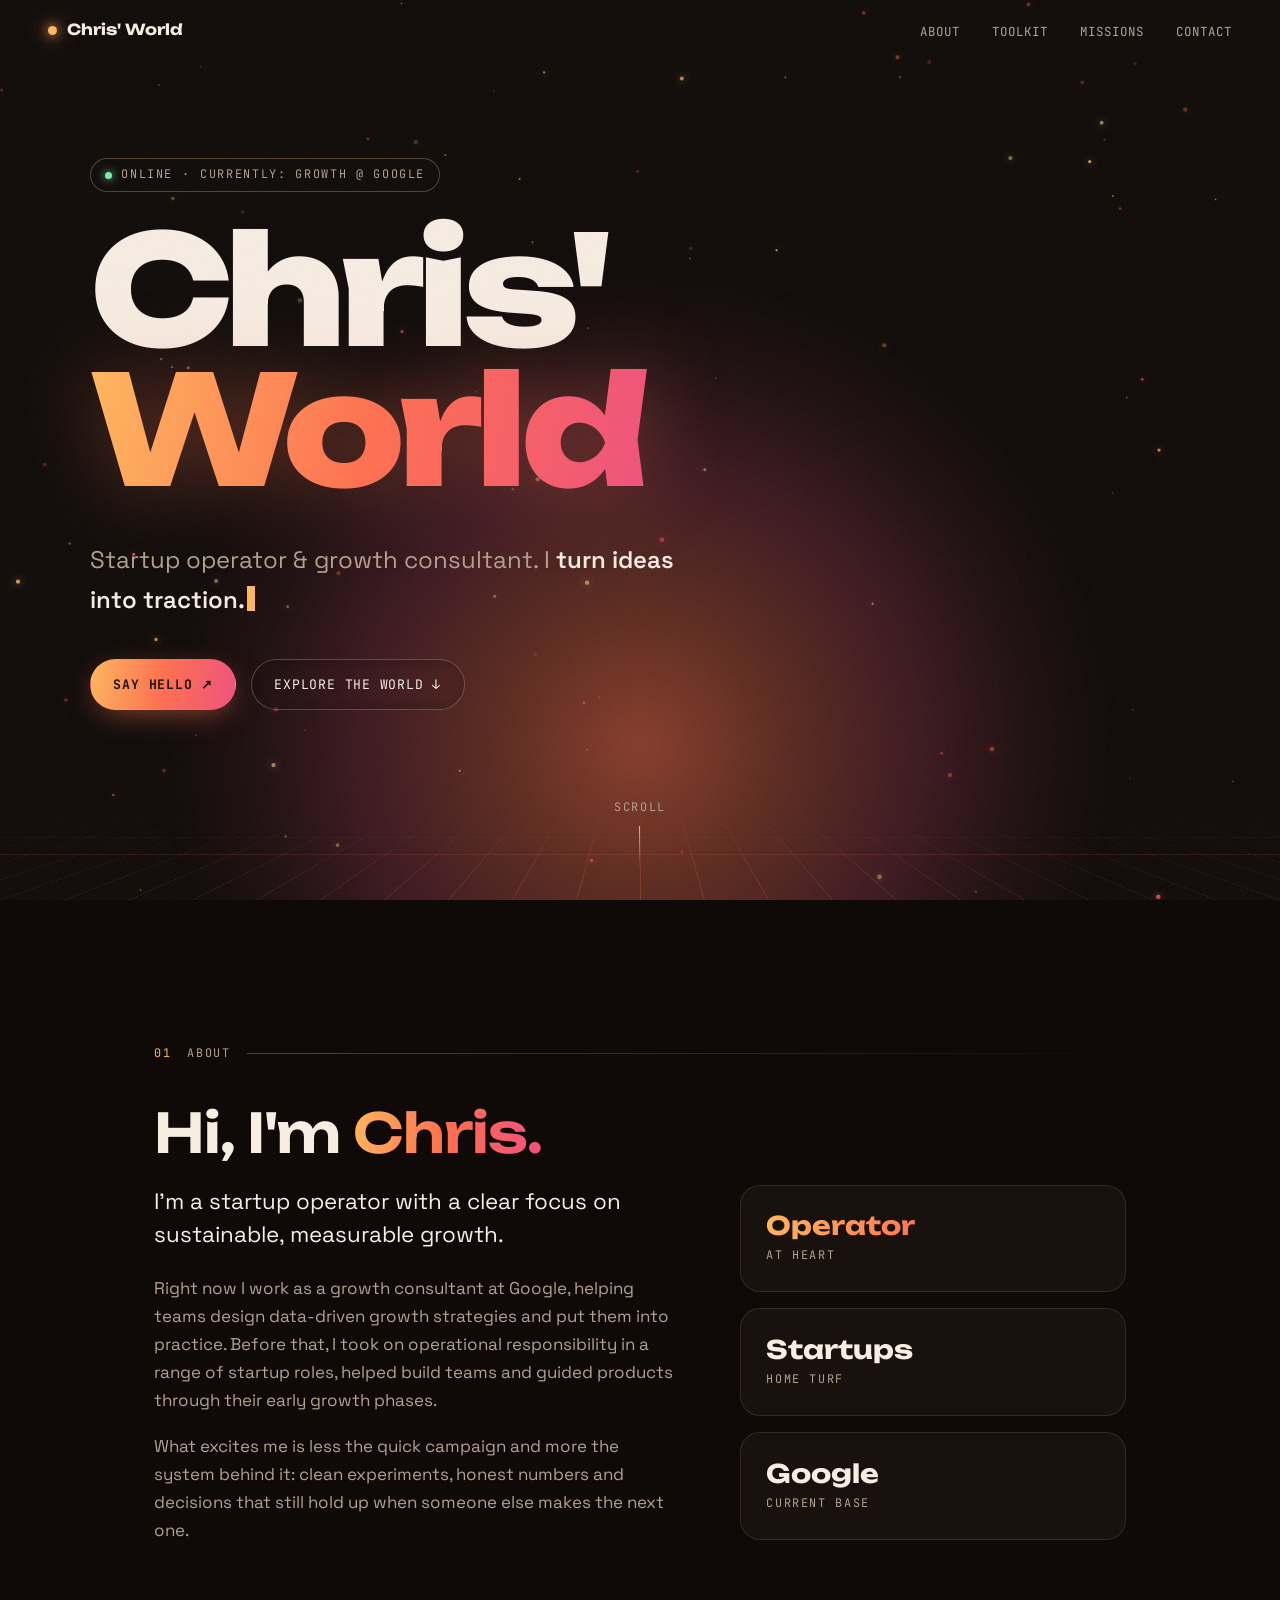
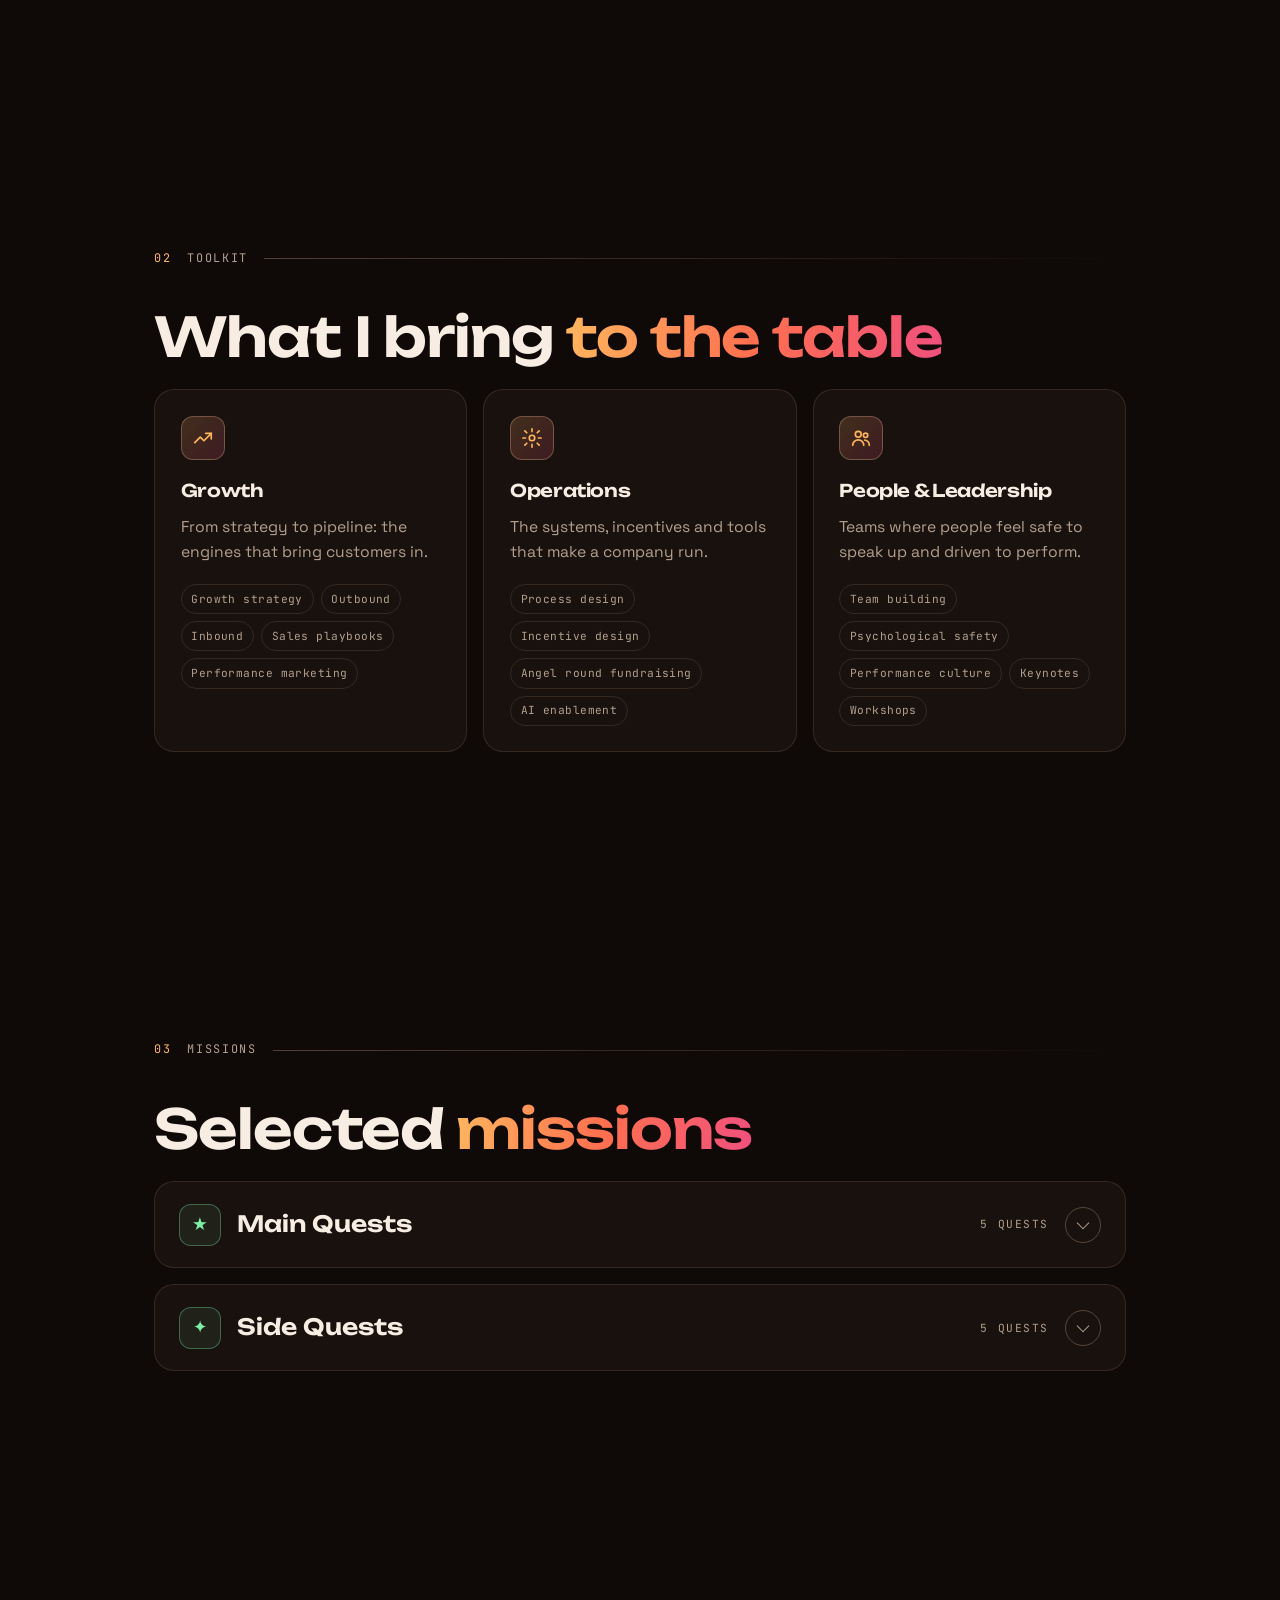
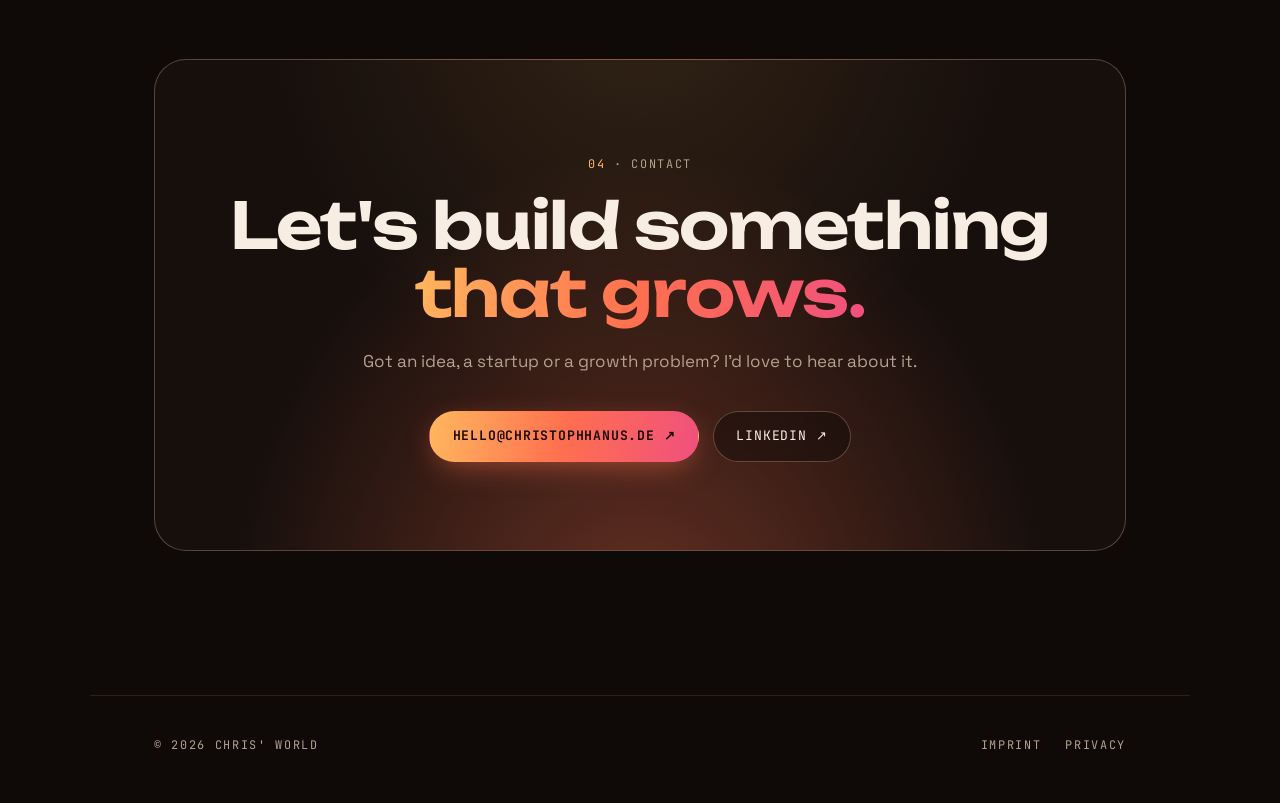
<file: index.html>
<!doctype html>
<html lang="en">
<head>
<meta charset="utf-8">
<meta name="viewport" content="width=device-width, initial-scale=1">
<title>Chris' World</title>
<meta name="description" content="Chris' World — the personal site of Christoph Oliver Hanus: startup operator and growth consultant.">
<meta name="theme-color" content="#0F0A08">
<link rel="canonical" href="https://christophhanus.de/">
<meta property="og:title" content="Chris' World">
<meta property="og:description" content="Startup operator. Growth consultant. Builder of things that grow.">
<meta property="og:url" content="https://christophhanus.de/">
<meta property="og:type" content="website">
<link rel="icon" href="favicon.svg" type="image/svg+xml">
<link rel="preload" href="fonts/unbounded-latin-wght-normal.woff2" as="font" type="font/woff2" crossorigin>
<link rel="preload" href="fonts/space-grotesk-latin-wght-normal.woff2" as="font" type="font/woff2" crossorigin>
<link rel="stylesheet" href="style.css">
</head>
<body>

<nav class="nav" id="nav">
  <a class="nav-mark" href="#top"><span class="pulse" aria-hidden="true"></span>Chris' World</a>
  <ul class="nav-links">
    <li><a href="#about">About</a></li>
    <li><a href="#toolkit">Toolkit</a></li>
    <li><a href="#missions">Missions</a></li>
    <li><a href="#contact">Contact</a></li>
  </ul>
</nav>

<header class="hero" id="top">
  <canvas id="embers" aria-hidden="true"></canvas>
  <div class="sun" aria-hidden="true"></div>
  <div class="grid-floor" aria-hidden="true"></div>

  <div class="hero-inner">
    <div class="hud mono"><span class="dot" aria-hidden="true"></span><span class="hud-extra">Online · </span>Currently: Growth @ Google</div>
    <h1>Chris'<br><span class="grad">World</span></h1>
    <p class="tagline">Startup operator &amp; growth consultant. I <span class="typed" id="typed">turn ideas into traction</span><span class="caret" aria-hidden="true"></span></p>
    <div class="hero-cta">
      <a class="btn btn-primary" href="#contact">Say hello ↗</a>
      <a class="btn btn-ghost" href="#about">Explore the world ↓</a>
    </div>
  </div>

  <div class="scroll-hint mono" aria-hidden="true"><span>Scroll</span><span class="line"></span></div>
</header>

<main>

  <section class="section reveal" id="about">
    <div class="section-head mono"><span class="num">01</span> About</div>
    <h2>Hi, I'm <span class="grad">Chris.</span></h2>
    <div class="about-grid">
      <div>
        <p class="lede">I'm a startup operator with a clear focus on sustainable, measurable growth.</p>
        <p>Right now I work as a growth consultant at Google, helping teams design data-driven growth strategies and put them into practice. Before that, I took on operational responsibility in a range of startup roles, helped build teams and guided products through their early growth phases.</p>
        <p>What excites me is less the quick campaign and more the system behind it: clean experiments, honest numbers and decisions that still hold up when someone else makes the next one.</p>
      </div>
      <div class="stats">
        <div class="card stat"><div class="value grad">Operator</div><div class="label mono">at heart</div></div>
        <div class="card stat"><div class="value">Startups</div><div class="label mono">home turf</div></div>
        <div class="card stat"><div class="value">Google</div><div class="label mono">current base</div></div>
      </div>
    </div>
  </section>

  <section class="section reveal" id="toolkit">
    <div class="section-head mono"><span class="num">02</span> Toolkit</div>
    <h2>What I bring <span class="grad">to the table</span></h2>
    <div class="toolkit">
      <div class="card">
        <div class="icon" aria-hidden="true"><svg width="22" height="22" viewBox="0 0 24 24" fill="none" stroke="currentColor" stroke-width="1.8" stroke-linecap="round" stroke-linejoin="round"><path d="M3 17l6-6 4 4 8-8"/><path d="M15 7h6v6"/></svg></div>
        <h3>Growth</h3>
        <p>From strategy to pipeline: the engines that bring customers in.</p>
        <div class="tags"><span class="tag">Growth strategy</span><span class="tag">Outbound</span><span class="tag">Inbound</span><span class="tag">Sales playbooks</span><span class="tag">Performance marketing</span></div>
      </div>
      <div class="card">
        <div class="icon" aria-hidden="true"><svg width="22" height="22" viewBox="0 0 24 24" fill="none" stroke="currentColor" stroke-width="1.8" stroke-linecap="round" stroke-linejoin="round"><circle cx="12" cy="12" r="3"/><path d="M12 2v3M12 19v3M4.2 4.2l2.1 2.1M17.7 17.7l2.1 2.1M2 12h3M19 12h3M4.2 19.8l2.1-2.1M17.7 6.3l2.1-2.1"/></svg></div>
        <h3>Operations</h3>
        <p>The systems, incentives and tools that make a company run.</p>
        <div class="tags"><span class="tag">Process design</span><span class="tag">Incentive design</span><span class="tag">Angel round fundraising</span><span class="tag">AI enablement</span></div>
      </div>
      <div class="card">
        <div class="icon" aria-hidden="true"><svg width="22" height="22" viewBox="0 0 24 24" fill="none" stroke="currentColor" stroke-width="1.8" stroke-linecap="round" stroke-linejoin="round"><circle cx="9" cy="8" r="3.2"/><path d="M3 20c0-3.3 2.7-6 6-6s6 2.7 6 6"/><circle cx="17" cy="9" r="2.4"/><path d="M16 14.2c2.8 0.4 5 2.8 5 5.8"/></svg></div>
        <h3>People &amp; Leadership</h3>
        <p>Teams where people feel safe to speak up and driven to perform.</p>
        <div class="tags"><span class="tag">Team building</span><span class="tag">Psychological safety</span><span class="tag">Performance culture</span><span class="tag">Keynotes</span><span class="tag">Workshops</span></div>
      </div>
    </div>
  </section>

  <section class="section reveal" id="missions">
    <div class="section-head mono"><span class="num">03</span> Missions</div>
    <h2>Selected <span class="grad">missions</span></h2>
    <div class="quest-logs">

      <details class="quest-log">
        <summary>
          <span class="quest-icon" aria-hidden="true">★</span>
          <span class="quest-title">Main Quests</span>
          <span class="quest-count mono">5 quests</span>
          <span class="chevron" aria-hidden="true"></span>
        </summary>
        <div class="quest-body">
          <ol class="quests">
            <li class="quest">
              <span class="quest-num mono">04</span>
              <div>
                <h3>Google</h3>
                <p>Growth consultant, helping teams design data-driven growth strategies and put them into practice.</p>
              </div>
              <span class="badge badge-active mono">Active</span>
            </li>
            <li class="quest">
              <span class="quest-num mono">03</span>
              <div>
                <h3>Kertos</h3>
                <p>Building the BD department from scratch up until Series A.</p>
              </div>
              <span class="badge mono">Completed</span>
            </li>
            <li class="quest">
              <span class="quest-num mono">02</span>
              <div>
                <h3>Manage and More</h3>
                <p>Entrepreneurial scholarship. Building Milou.io.</p>
              </div>
              <span class="badge mono">Completed</span>
            </li>
            <li class="quest">
              <span class="quest-num mono">01</span>
              <div>
                <h3>M.&nbsp;Sc. TUM</h3>
                <p>Management and Technology, majors in Finance and Computer Science.</p>
              </div>
              <span class="badge mono">Completed</span>
            </li>
            <li class="quest">
              <span class="quest-num mono">00</span>
              <div>
                <h3>Growing up</h3>
                <p>Character creation. Put all skill points into curiosity, skipped the tutorial.</p>
              </div>
              <span class="badge mono">Completed</span>
            </li>
          </ol>
        </div>
      </details>

      <details class="quest-log">
        <summary>
          <span class="quest-icon" aria-hidden="true">✦</span>
          <span class="quest-title">Side Quests</span>
          <span class="quest-count mono">5 quests</span>
          <span class="chevron" aria-hidden="true"></span>
        </summary>
        <div class="quest-body">
          <ul class="quests">
            <li class="quest">
              <span class="quest-num quest-glyph" aria-hidden="true">⚔</span>
              <div>
                <h3>Founder Support Squad</h3>
                <p>Growth workshops and mentoring for aspiring founders. Handing out the cheat codes I wish I'd had.</p>
              </div>
              <span class="badge badge-active mono">Active</span>
            </li>
            <li class="quest">
              <span class="quest-num quest-glyph" aria-hidden="true">☾</span>
              <div>
                <h3>The Quiet Quest <span class="beta mono">work in progress</span></h3>
                <p>Meditation, journaling and reflection. Clearing the cache, defragmenting the mind.</p>
              </div>
              <span class="badge badge-active mono">Active</span>
            </li>
            <li class="quest">
              <span class="quest-num quest-glyph" aria-hidden="true">✦</span>
              <div>
                <h3>+1 Intelligence, every day</h3>
                <p>Getting a little smarter daily, one chapter at a time.</p>
                <details class="sub-log">
                  <summary class="mono">Current reading list <span class="sub-chevron" aria-hidden="true">▾</span></summary>
                  <ol class="books">
                    <li><span class="book-title">Protocols</span> <span class="book-author">Andrew Huberman</span></li>
                    <li><span class="book-title">The Third Door</span> <span class="book-author">Alex Banayan</span></li>
                    <li><span class="book-title">Erfolgsfaktor Zufall</span> <span class="book-author">Christian Busch</span></li>
                  </ol>
                </details>
              </div>
              <span class="badge badge-active mono">Active</span>
            </li>
            <li class="quest">
              <span class="quest-num quest-glyph" aria-hidden="true">☀</span>
              <div>
                <h3>Exploring the Inner Worlds</h3>
                <p>Exploring spirituality in different forms and ways. Ecstatic Dance, Authentic Relating &amp; Tantra from the Heart. Packed light, came back lighter.</p>
              </div>
              <span class="badge badge-recurring mono">Recurring</span>
            </li>
            <li class="quest">
              <span class="quest-num quest-glyph" aria-hidden="true">✈</span>
              <div>
                <h3>Exploring the Outer Worlds</h3>
                <p>Collecting stamps, stories and sunsets. New map regions unlocking in 2026.</p>
                <details class="sub-log">
                  <summary class="mono">2026 travel log <span class="sub-chevron" aria-hidden="true">▾</span></summary>
                  <ol class="books">
                    <li><span class="book-title">Malta</span></li>
                    <li><span class="book-title">Seoul</span> <span class="book-author">South Korea</span></li>
                    <li><span class="book-title">New York &amp; Miami</span> <span class="book-author">USA</span></li>
                    <li><span class="book-title">Road trips</span> <span class="book-author">Ireland</span></li>
                  </ol>
                  <p class="sub-note">Been there? For tips, <a href="#contact">hmu</a>.</p>
                </details>
              </div>
              <span class="badge badge-recurring mono">Recurring</span>
            </li>
          </ul>
        </div>
      </details>

    </div>
  </section>

  <section class="section reveal" id="contact">
    <div class="contact">
      <span class="mono"><span class="num" style="color:var(--amber)">04</span> · Contact</span>
      <h2>Let's build something <span class="grad">that grows.</span></h2>
      <p>Got an idea, a startup or a growth problem? I'd love to hear about it.</p>
      <div class="hero-cta">
        <a class="btn btn-primary" href="mailto:hello@christophhanus.de">hello@christophhanus.de ↗</a>
        <a class="btn btn-ghost" href="https://www.linkedin.com/in/christoph-hanus" target="_blank" rel="noopener">LinkedIn ↗</a>
      </div>
    </div>
  </section>

</main>

<footer class="mono">
  <span id="year">© 2026 Chris' World</span>
  <span class="footer-links"><a href="imprint.html">Imprint</a><a href="privacy.html">Privacy</a></span>
</footer>

<script>
(function(){
  var reduced = window.matchMedia('(prefers-reduced-motion: reduce)').matches;
  document.getElementById('year').textContent = '© ' + new Date().getFullYear() + " Chris' World";

  // Nav background after scrolling
  var nav = document.getElementById('nav');
  var onScroll = function(){ nav.classList.toggle('scrolled', window.scrollY > 40); };
  window.addEventListener('scroll', onScroll, { passive:true }); onScroll();

  // Reveal sections on scroll
  var revealEls = document.querySelectorAll('.reveal');
  if (reduced || !('IntersectionObserver' in window)) {
    revealEls.forEach(function(el){ el.classList.add('is-visible'); });
  } else {
    var io = new IntersectionObserver(function(entries){
      entries.forEach(function(e){ if (e.isIntersecting){ e.target.classList.add('is-visible'); io.unobserve(e.target); } });
    }, { threshold:0.12 });
    revealEls.forEach(function(el){ io.observe(el); });
  }

  // Cursor spotlight on cards
  document.querySelectorAll('.card').forEach(function(card){
    card.addEventListener('pointermove', function(e){
      var r = card.getBoundingClientRect();
      card.style.setProperty('--mx', (e.clientX - r.left) + 'px');
      card.style.setProperty('--my', (e.clientY - r.top) + 'px');
    });
  });

  // Typing tagline
  var phrases = ['turn ideas into traction.', 'run experiments that matter.', 'build teams that ship.', 'make startups grow.'];
  var typed = document.getElementById('typed');
  if (reduced) { typed.textContent = phrases[0]; }
  else {
    var p = 0, i = 0, deleting = false;
    typed.textContent = '';
    (function tick(){
      var word = phrases[p];
      i += deleting ? -1 : 1;
      typed.textContent = word.slice(0, i);
      var delay = deleting ? 35 : 70;
      if (!deleting && i === word.length){ deleting = true; delay = 2200; }
      else if (deleting && i === 0){ deleting = false; p = (p + 1) % phrases.length; delay = 400; }
      setTimeout(tick, delay);
    })();
  }

  // Ember particles that drift up and react to the cursor
  var canvas = document.getElementById('embers');
  var ctx = canvas.getContext('2d');
  var dpr = Math.min(window.devicePixelRatio || 1, 2);
  var W, H, embers = [], mouse = { x:-9999, y:-9999 };
  var colors, lineColor;
  function readPalette(){
    var cs = getComputedStyle(document.documentElement);
    var v = function(n){ return cs.getPropertyValue(n).trim().split(/\s+/).join(','); };
    colors = [v('--c1'), v('--c2'), v('--c3'), v('--c4')];
    lineColor = v('--c2');
  }
  readPalette();
  function resize(){
    W = canvas.clientWidth; H = canvas.clientHeight;
    canvas.width = W * dpr; canvas.height = H * dpr;
    ctx.setTransform(dpr, 0, 0, dpr, 0, 0);
    var count = Math.round(Math.min(110, W * H / 12000));
    embers = [];
    for (var k = 0; k < count; k++) embers.push(spawn(true));
  }
  function spawn(anywhere){
    return {
      x: Math.random() * W,
      y: anywhere ? Math.random() * H : H + 10,
      r: Math.random() * 1.8 + 0.6,
      vy: -(Math.random() * 0.45 + 0.15),
      vx: (Math.random() - 0.5) * 0.2,
      a: Math.random() * 0.6 + 0.3,
      c: colors[Math.floor(Math.random() * colors.length)],
      t: Math.random() * Math.PI * 2
    };
  }
  function frame(){
    ctx.clearRect(0, 0, W, H);
    for (var k = 0; k < embers.length; k++){
      var e = embers[k];
      e.t += 0.02;
      e.x += e.vx + Math.sin(e.t) * 0.15;
      e.y += e.vy;
      var dx = e.x - mouse.x, dy = e.y - mouse.y, d2 = dx*dx + dy*dy;
      if (d2 < 14000){ var f = (14000 - d2) / 14000 * 1.6; var d = Math.sqrt(d2) || 1; e.x += dx / d * f; e.y += dy / d * f; }
      if (e.y < -10 || e.x < -10 || e.x > W + 10) embers[k] = spawn(false);
      var flicker = e.a * (0.75 + Math.sin(e.t * 3) * 0.25);
      ctx.beginPath();
      ctx.fillStyle = 'rgba(' + e.c + ',' + flicker + ')';
      ctx.shadowColor = 'rgba(' + e.c + ',0.9)';
      ctx.shadowBlur = 8;
      ctx.arc(e.x, e.y, e.r, 0, Math.PI * 2);
      ctx.fill();
    }
    // Connect embers near the cursor
    ctx.shadowBlur = 0;
    for (var a = 0; a < embers.length; a++){
      var ea = embers[a];
      if ((ea.x - mouse.x) * (ea.x - mouse.x) + (ea.y - mouse.y) * (ea.y - mouse.y) > 40000) continue;
      for (var b = a + 1; b < embers.length; b++){
        var eb = embers[b], ddx = ea.x - eb.x, ddy = ea.y - eb.y, dd = ddx*ddx + ddy*ddy;
        if (dd < 9000){
          ctx.strokeStyle = 'rgba(' + lineColor + ',' + (1 - dd / 9000) * 0.35 + ')';
          ctx.lineWidth = 0.6;
          ctx.beginPath(); ctx.moveTo(ea.x, ea.y); ctx.lineTo(eb.x, eb.y); ctx.stroke();
        }
      }
    }
    if (running) requestAnimationFrame(frame);
  }
  var hero = document.querySelector('.hero');
  hero.addEventListener('pointermove', function(e){ var r = canvas.getBoundingClientRect(); mouse.x = e.clientX - r.left; mouse.y = e.clientY - r.top; });
  hero.addEventListener('pointerleave', function(){ mouse.x = mouse.y = -9999; });
  window.addEventListener('resize', resize);
  resize();
  var running = !reduced;
  if (reduced) { frame(); }
  else {
    // Pause the animation when the hero is off-screen
    new IntersectionObserver(function(entries){
      var vis = entries[0].isIntersecting;
      if (vis && !running){ running = true; requestAnimationFrame(frame); }
      else if (!vis) running = false;
    }).observe(hero);
    requestAnimationFrame(frame);
  }
})();
</script>
</body>
</html>
</file>
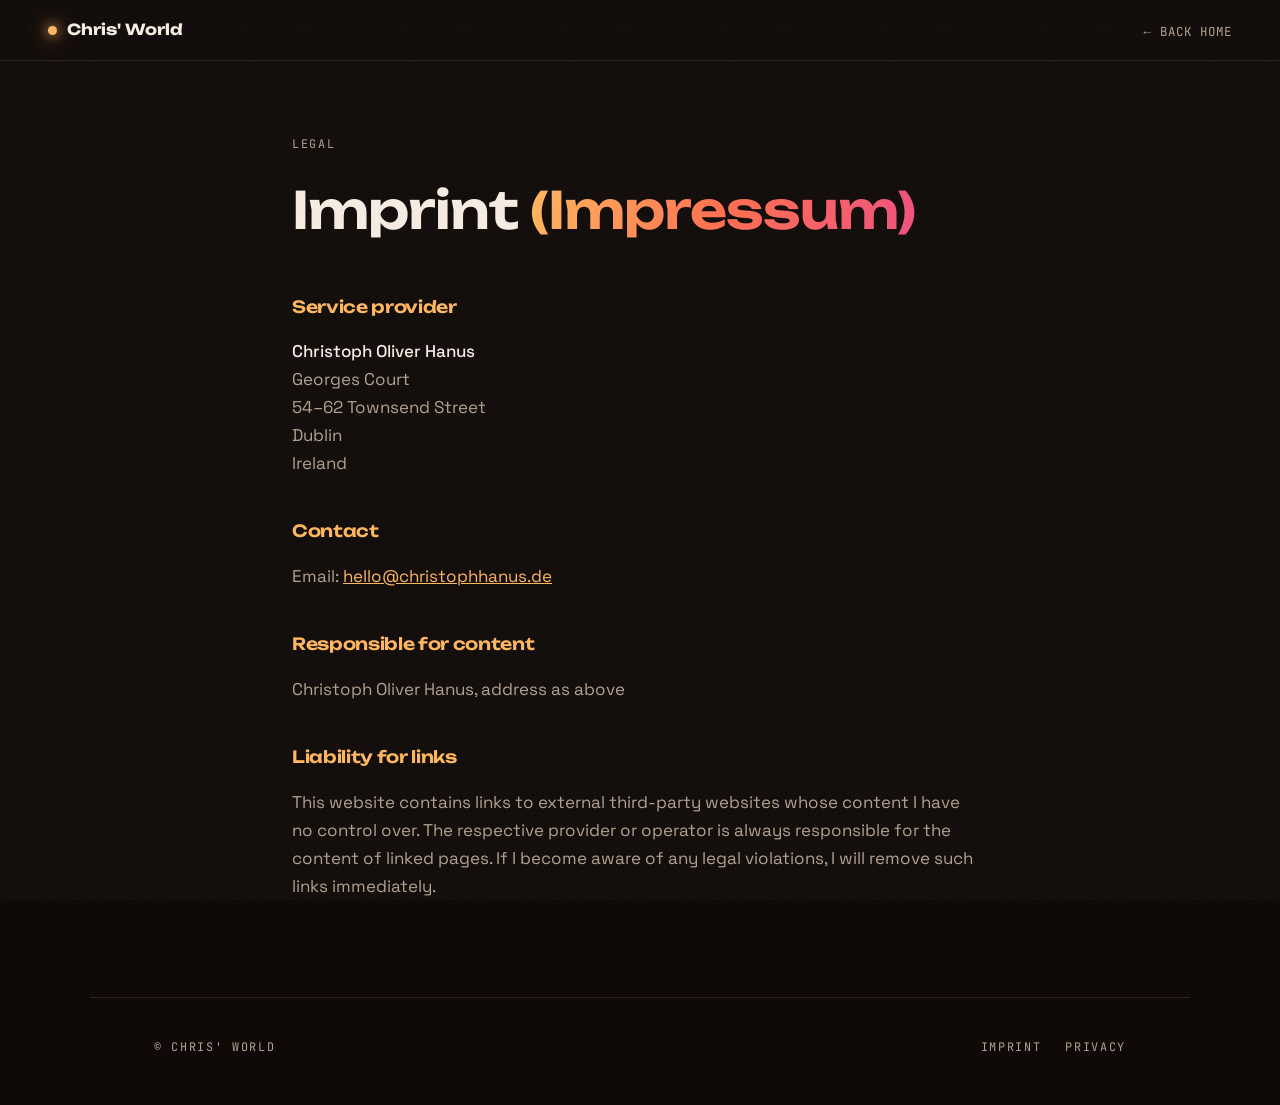
<file: imprint.html>
<!doctype html>
<html lang="en">
<head>
<meta charset="utf-8">
<meta name="viewport" content="width=device-width, initial-scale=1">
<title>Imprint – Chris' World</title>
<meta name="robots" content="noindex">
<meta name="theme-color" content="#0F0A08">
<link rel="icon" href="favicon.svg" type="image/svg+xml">
<link rel="stylesheet" href="style.css">
</head>
<body>
<nav class="nav scrolled">
  <a class="nav-mark" href="./"><span class="pulse" aria-hidden="true"></span>Chris' World</a>
  <ul class="nav-links"><li><a href="./">← Back home</a></li></ul>
</nav>
<main class="legal">
  <span class="mono">Legal</span>
  <h1>Imprint <span class="grad">(Impressum)</span></h1>

  <h2>Service provider</h2>
  <p><strong>Christoph Oliver Hanus</strong><br>
  Georges Court<br>
  54–62 Townsend Street<br>
  Dublin<br>
  Ireland</p>

  <h2>Contact</h2>
  <p>Email: <a href="mailto:hello@christophhanus.de">hello@christophhanus.de</a></p>

  <h2>Responsible for content</h2>
  <p>Christoph Oliver Hanus, address as above</p>

  <h2>Liability for links</h2>
  <p>This website contains links to external third-party websites whose content I have no control over. The respective provider or operator is always responsible for the content of linked pages. If I become aware of any legal violations, I will remove such links immediately.</p>
</main>
<footer class="mono">
  <span>© Chris' World</span>
  <span class="footer-links"><a href="imprint.html">Imprint</a><a href="privacy.html">Privacy</a></span>
</footer>
</body>
</html>
</file>
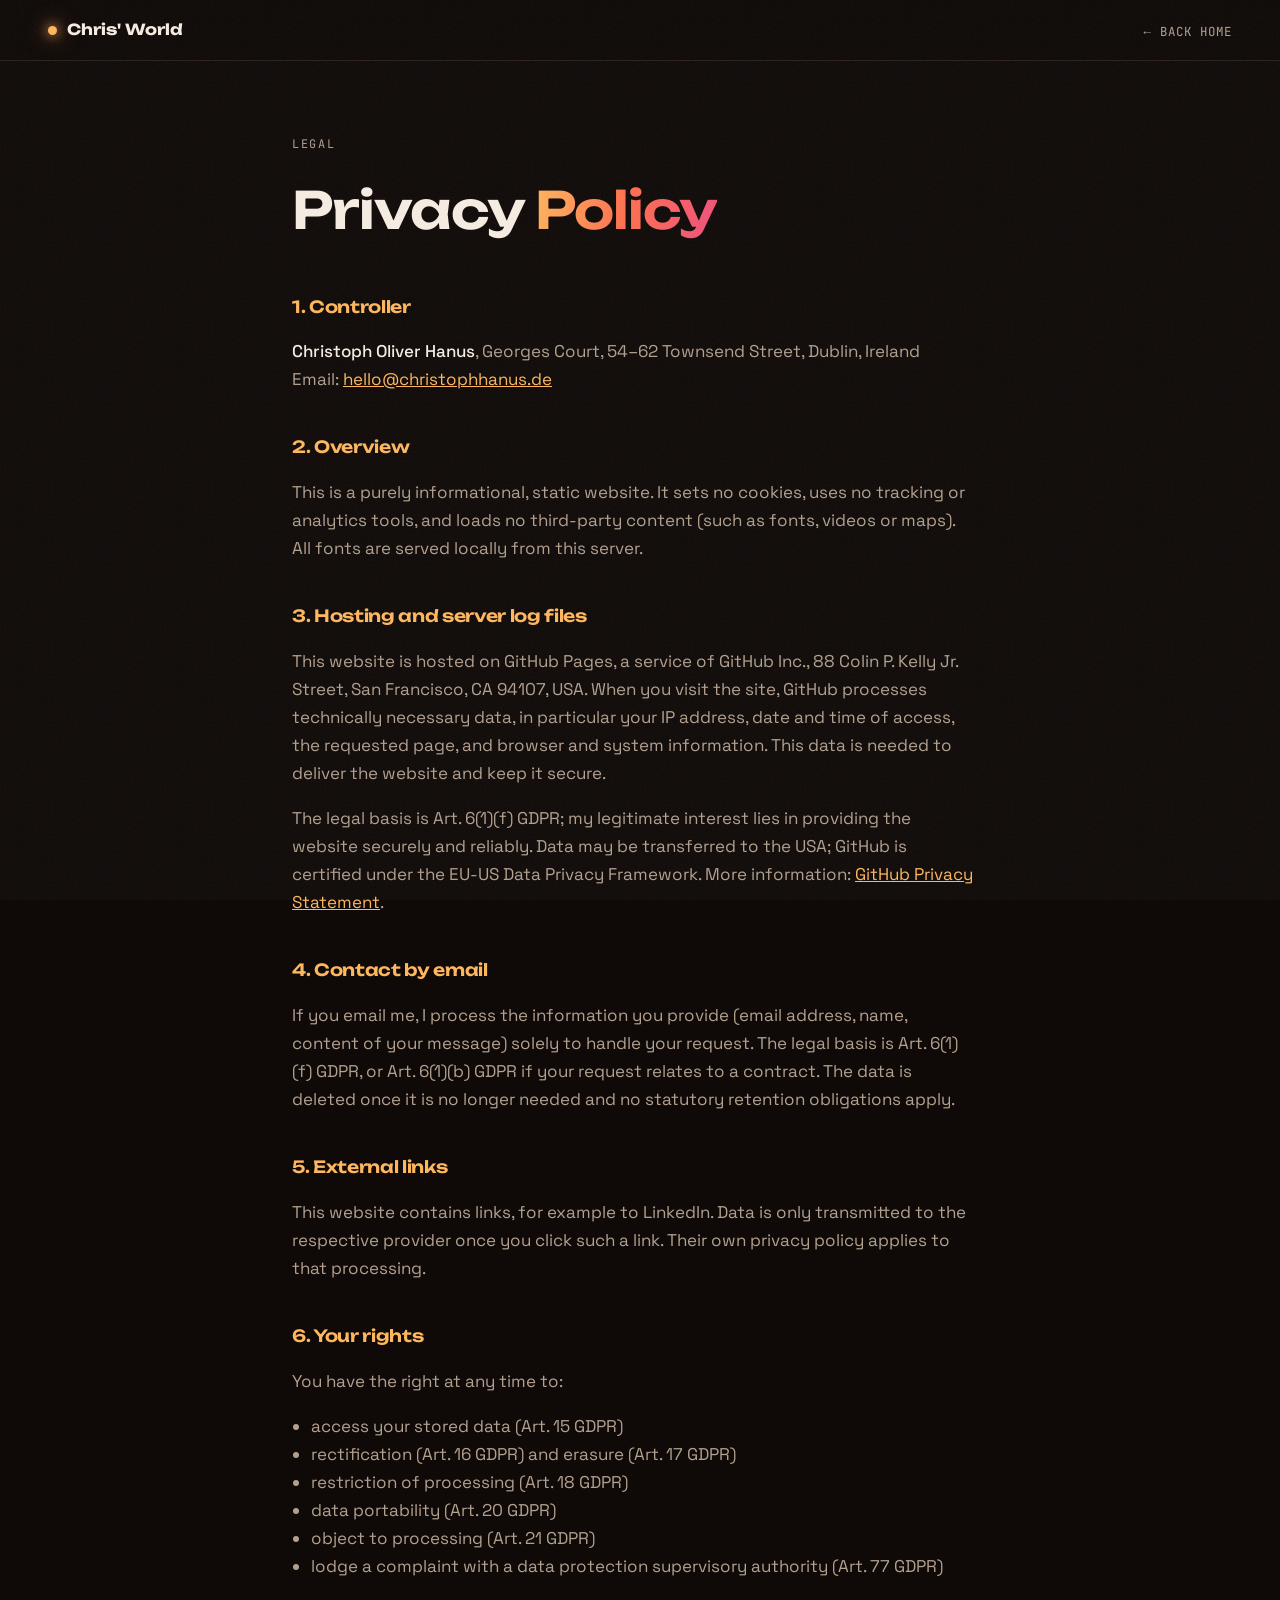
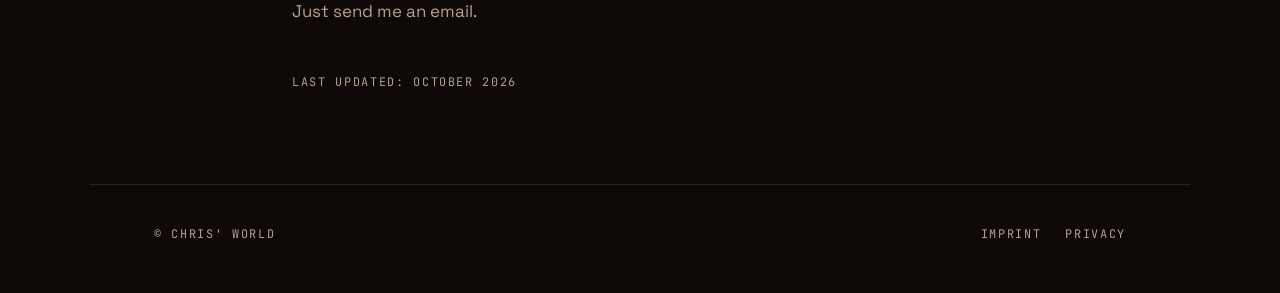
<file: privacy.html>
<!doctype html>
<html lang="en">
<head>
<meta charset="utf-8">
<meta name="viewport" content="width=device-width, initial-scale=1">
<title>Privacy Policy – Chris' World</title>
<meta name="robots" content="noindex">
<meta name="theme-color" content="#0F0A08">
<link rel="icon" href="favicon.svg" type="image/svg+xml">
<link rel="stylesheet" href="style.css">
</head>
<body>
<nav class="nav scrolled">
  <a class="nav-mark" href="./"><span class="pulse" aria-hidden="true"></span>Chris' World</a>
  <ul class="nav-links"><li><a href="./">← Back home</a></li></ul>
</nav>
<main class="legal">
  <span class="mono">Legal</span>
  <h1>Privacy <span class="grad">Policy</span></h1>

  <h2>1. Controller</h2>
  <p><strong>Christoph Oliver Hanus</strong>, Georges Court, 54–62 Townsend Street, Dublin, Ireland<br>
  Email: <a href="mailto:hello@christophhanus.de">hello@christophhanus.de</a></p>

  <h2>2. Overview</h2>
  <p>This is a purely informational, static website. It sets no cookies, uses no tracking or analytics tools, and loads no third-party content (such as fonts, videos or maps). All fonts are served locally from this server.</p>

  <h2>3. Hosting and server log files</h2>
  <p>This website is hosted on GitHub Pages, a service of GitHub Inc., 88 Colin P. Kelly Jr. Street, San Francisco, CA 94107, USA. When you visit the site, GitHub processes technically necessary data, in particular your IP address, date and time of access, the requested page, and browser and system information. This data is needed to deliver the website and keep it secure.</p>
  <p>The legal basis is Art. 6(1)(f) GDPR; my legitimate interest lies in providing the website securely and reliably. Data may be transferred to the USA; GitHub is certified under the EU-US Data Privacy Framework. More information: <a href="https://docs.github.com/en/site-policy/privacy-policies/github-general-privacy-statement" target="_blank" rel="noopener">GitHub Privacy Statement</a>.</p>

  <h2>4. Contact by email</h2>
  <p>If you email me, I process the information you provide (email address, name, content of your message) solely to handle your request. The legal basis is Art. 6(1)(f) GDPR, or Art. 6(1)(b) GDPR if your request relates to a contract. The data is deleted once it is no longer needed and no statutory retention obligations apply.</p>

  <h2>5. External links</h2>
  <p>This website contains links, for example to LinkedIn. Data is only transmitted to the respective provider once you click such a link. Their own privacy policy applies to that processing.</p>

  <h2>6. Your rights</h2>
  <p>You have the right at any time to:</p>
  <ul>
    <li>access your stored data (Art. 15 GDPR)</li>
    <li>rectification (Art. 16 GDPR) and erasure (Art. 17 GDPR)</li>
    <li>restriction of processing (Art. 18 GDPR)</li>
    <li>data portability (Art. 20 GDPR)</li>
    <li>object to processing (Art. 21 GDPR)</li>
    <li>lodge a complaint with a data protection supervisory authority (Art. 77 GDPR)</li>
  </ul>
  <p>Just send me an email.</p>

  <p class="mono" style="margin-top:3rem">Last updated: October 2026</p>
</main>
<footer class="mono">
  <span>© Chris' World</span>
  <span class="footer-links"><a href="imprint.html">Imprint</a><a href="privacy.html">Privacy</a></span>
</footer>
</body>
</html>
</file>
<file: style.css>
/* Fonts are self-hosted (GDPR: no connection to Google Fonts) */
@font-face{font-family:'Unbounded';font-style:normal;font-weight:200 900;font-display:swap;src:url(fonts/unbounded-latin-wght-normal.woff2) format('woff2');}
@font-face{font-family:'Space Grotesk';font-style:normal;font-weight:300 700;font-display:swap;src:url(fonts/space-grotesk-latin-wght-normal.woff2) format('woff2');}
@font-face{font-family:'JetBrains Mono';font-style:normal;font-weight:100 800;font-display:swap;src:url(fonts/jetbrains-mono-latin-wght-normal.woff2) format('woff2');}

:root{
  /* Palette: RGB triplets so every glow can reuse them with any opacity */
  --bg-rgb:15 10 8;
  --c1:255 183 94;     /* primary spark */
  --c2:255 111 79;     /* secondary spark */
  --c3:240 80 126;     /* tertiary spark */
  --c4:255 217 138;    /* highlight (recurring) */
  --ok:124 240 166;    /* active / online */
  --tint:255 205 170;  /* surfaces & borders */
  --bg-2:#170F0C;
  --text:#F7EDE3;
  --text-muted:#B3A08F;
  --text-dim:#7D6B5E;
  --ink:#1A0E09;       /* dark text on bright gradient */
  --c2-text:#FF9A7A;
  --c3-text:#FF8FB1;

  --bg:rgb(var(--bg-rgb));
  --surface:rgb(var(--tint) / 0.04);
  --surface-hover:rgb(var(--tint) / 0.07);
  --border:rgb(var(--tint) / 0.12);
  --border-strong:rgb(var(--tint) / 0.28);
  --amber:rgb(var(--c1));
  --coral:rgb(var(--c2));
  --rose:rgb(var(--c3));
  --glow:linear-gradient(100deg, var(--amber) 0%, var(--coral) 50%, var(--rose) 100%);
  --radius:20px;
  --font-display:'Unbounded', ui-sans-serif, system-ui, sans-serif;
  --font-body:'Space Grotesk', ui-sans-serif, system-ui, -apple-system, sans-serif;
  --font-mono:'JetBrains Mono', ui-monospace, Menlo, monospace;
  color-scheme:dark;
}

*{ box-sizing:border-box; }
html{ scroll-behavior:smooth; }
@media (prefers-reduced-motion: reduce){
  html{ scroll-behavior:auto; }
  *,*::before,*::after{ animation-duration:0.001ms !important; animation-iteration-count:1 !important; transition-duration:0.001ms !important; }
}

body{
  margin:0;
  background:var(--bg);
  color:var(--text);
  font-family:var(--font-body);
  font-size:1.0625rem;
  line-height:1.65;
  -webkit-font-smoothing:antialiased;
  overflow-x:hidden;
}
/* Subtle film grain over everything */
body::after{
  content:"";
  position:fixed; inset:0;
  pointer-events:none;
  z-index:100;
  opacity:0.06;
  background-image:url("data:image/svg+xml,%3Csvg xmlns='http://www.w3.org/2000/svg' width='160' height='160'%3E%3Cfilter id='n'%3E%3CfeTurbulence type='fractalNoise' baseFrequency='0.9' numOctaves='2' stitchTiles='stitch'/%3E%3C/filter%3E%3Crect width='100%25' height='100%25' filter='url(%23n)'/%3E%3C/svg%3E");
}

::selection{ background:var(--coral); color:var(--bg); }

h1,h2,h3{ font-family:var(--font-display); font-weight:600; margin:0; text-wrap:balance; letter-spacing:-0.02em; }
p{ max-width:62ch; }
a{ color:inherit; }
a:focus-visible, button:focus-visible{ outline:2px solid var(--amber); outline-offset:3px; border-radius:6px; }

.mono{
  font-family:var(--font-mono);
  font-size:0.74rem;
  letter-spacing:0.14em;
  text-transform:uppercase;
  color:var(--text-muted);
}
.grad{
  background:var(--glow);
  -webkit-background-clip:text;
  background-clip:text;
  color:transparent;
}

/* ---------- Nav ---------- */
.nav{
  position:fixed;
  top:0; left:0; right:0;
  z-index:50;
  display:flex;
  align-items:center;
  justify-content:space-between;
  padding:1rem clamp(1rem, 4vw, 3rem);
  transition:background 0.3s ease, border-color 0.3s ease;
  border-bottom:1px solid transparent;
}
.nav.scrolled{
  background:rgb(var(--bg-rgb) / 0.72);
  backdrop-filter:blur(14px);
  -webkit-backdrop-filter:blur(14px);
  border-color:var(--border);
}
.nav-mark{
  font-family:var(--font-display);
  font-weight:700;
  font-size:0.95rem;
  text-decoration:none;
  display:flex; align-items:center; gap:0.6rem;
}
.nav-mark .pulse{
  width:9px; height:9px; border-radius:50%;
  background:var(--amber);
  box-shadow:0 0 12px var(--amber), 0 0 24px var(--coral);
  animation:pulse 2.4s ease-in-out infinite;
}
@keyframes pulse{ 0%,100%{ opacity:1; transform:scale(1);} 50%{ opacity:0.5; transform:scale(0.75);} }
.nav-links{ display:flex; gap:clamp(0.9rem, 2.5vw, 2rem); list-style:none; margin:0; padding:0; }
.nav-links a{
  font-family:var(--font-mono);
  font-size:0.78rem;
  letter-spacing:0.08em;
  text-transform:uppercase;
  text-decoration:none;
  color:var(--text-muted);
  transition:color 0.2s ease;
}
.nav-links a:hover, .nav-links a:focus-visible{ color:var(--amber); }

/* ---------- Hero ---------- */
.hero{
  position:relative;
  min-height:100svh;
  display:flex;
  flex-direction:column;
  justify-content:center;
  padding:7rem clamp(1rem, 5vw, 4rem) 9rem;
  overflow:hidden;
  isolation:isolate;
}
#embers{ position:absolute; inset:0; width:100%; height:100%; z-index:-1; }
.sun{
  position:absolute;
  left:50%; bottom:-38vmin;
  width:110vmin; height:110vmin;
  transform:translateX(-50%);
  border-radius:50%;
  background:radial-gradient(circle at 50% 50%, rgb(var(--c2) / 0.5) 0%, rgb(var(--c2) / 0.32) 20%, rgb(var(--c3) / 0.2) 40%, rgb(var(--c3) / 0.06) 56%, transparent 68%);
  mix-blend-mode:screen;
  filter:blur(10px);
  z-index:-3;
  animation:breathe 9s ease-in-out infinite;
}
@keyframes breathe{ 0%,100%{ transform:translateX(-50%) scale(1); opacity:0.9;} 50%{ transform:translateX(-50%) scale(1.06); opacity:1;} }
.grid-floor{
  position:absolute;
  left:-50%; right:-50%; bottom:0;
  height:42%;
  z-index:-2;
  background-image:
    linear-gradient(to right, rgb(var(--c2) / 0.22) 1px, transparent 1px),
    linear-gradient(to bottom, rgb(var(--c2) / 0.22) 1px, transparent 1px);
  background-size:64px 64px;
  transform:perspective(420px) rotateX(62deg);
  transform-origin:bottom;
  mask-image:linear-gradient(to top, #000 10%, transparent 85%);
  -webkit-mask-image:linear-gradient(to top, #000 10%, transparent 85%);
  animation:scroll-grid 4s linear infinite;
}
@keyframes scroll-grid{ to{ background-position:0 64px; } }

.hero-inner{ max-width:1100px; margin:0 auto; width:100%; }
.hud{
  display:inline-flex; align-items:center; gap:0.6rem;
  padding:0.4rem 0.85rem;
  border:1px solid var(--border-strong);
  border-radius:999px;
  background:rgb(var(--bg-rgb) / 0.5);
  backdrop-filter:blur(8px);
  margin-bottom:1.75rem;
}
.hud .dot{ width:7px; height:7px; border-radius:50%; background:rgb(var(--ok)); box-shadow:0 0 10px rgb(var(--ok)); }
.hero h1{
  font-size:clamp(3rem, 12vw, 9.5rem);
  font-weight:800;
  line-height:0.92;
  letter-spacing:-0.045em;
}
.hero h1 .grad{ display:inline-block; padding:0 0.08em 0.08em 0; margin-right:-0.08em; filter:drop-shadow(0 0 40px rgb(var(--c2) / 0.35)); }
.tagline{
  margin-top:1.75rem;
  font-size:clamp(1.15rem, 2.4vw, 1.5rem);
  color:var(--text-muted);
  max-width:40ch;
}
.tagline .typed{ color:var(--text); font-weight:600; }
.tagline .caret{
  display:inline-block; width:0.55ch; height:1.05em;
  background:var(--amber);
  vertical-align:-0.15em;
  margin-left:2px;
  animation:blink 1s steps(1) infinite;
}
@keyframes blink{ 50%{ opacity:0; } }
.hero-cta{ display:flex; flex-wrap:wrap; gap:0.9rem; margin-top:2.5rem; }
.btn{
  display:inline-flex; align-items:center; gap:0.5rem;
  padding:0.85rem 1.4rem;
  border-radius:999px;
  font-family:var(--font-mono);
  font-size:0.82rem;
  letter-spacing:0.06em;
  text-transform:uppercase;
  text-decoration:none;
  border:1px solid var(--border-strong);
  transition:transform 0.2s ease, box-shadow 0.3s ease, background 0.2s ease;
}
.btn:hover{ transform:translateY(-2px); }
.btn-primary{
  background:var(--glow);
  color:var(--ink);
  font-weight:700;
  border-color:transparent;
  box-shadow:0 8px 30px -8px rgb(var(--c2) / 0.6);
}
.btn-primary:hover{ box-shadow:0 12px 40px -6px rgb(var(--c2) / 0.85); }
.btn-ghost{ background:rgb(var(--bg-rgb) / 0.45); backdrop-filter:blur(8px); }
.btn-ghost:hover{ background:var(--surface-hover); }

.scroll-hint{
  position:absolute; left:50%; bottom:2rem;
  transform:translateX(-50%);
  display:flex; flex-direction:column; align-items:center; gap:0.5rem;
}
.scroll-hint .line{ width:1px; height:42px; background:linear-gradient(var(--amber), transparent); animation:drip 2s ease-in-out infinite; transform-origin:top; }
@keyframes drip{ 0%{ transform:scaleY(0);} 50%{ transform:scaleY(1);} 100%{ transform:scaleY(1); opacity:0;} }

/* ---------- Sections ---------- */
main{ position:relative; }
.section{
  max-width:1100px;
  margin:0 auto;
  padding:clamp(5rem, 12vw, 9rem) clamp(1rem, 5vw, 4rem);
}
.section-head{ display:flex; align-items:center; gap:1rem; margin-bottom:2.5rem; }
.section-head .num{ color:var(--amber); }
.section-head::after{ content:""; flex:1; height:1px; background:linear-gradient(to right, var(--border-strong), transparent); }
.section h2{ font-size:clamp(2rem, 5vw, 3.4rem); line-height:1.05; margin-bottom:1.5rem; }

.reveal{ opacity:0; transform:translateY(24px); transition:opacity 0.8s ease, transform 0.8s cubic-bezier(.2,.7,.2,1); }
.reveal.is-visible{ opacity:1; transform:none; }

/* About */
.about-grid{ display:grid; grid-template-columns:1.35fr 1fr; gap:clamp(2rem, 5vw, 4rem); align-items:start; }
.about-grid .lede{ font-size:clamp(1.2rem, 2vw, 1.4rem); line-height:1.5; color:var(--text); margin-top:0; }
.about-grid p{ color:var(--text-muted); }
.stats{ display:grid; gap:1rem; }

/* Glass cards with cursor spotlight */
.card{
  position:relative;
  padding:1.6rem;
  border-radius:var(--radius);
  background:var(--surface);
  border:1px solid var(--border);
  overflow:hidden;
  transition:border-color 0.3s ease, transform 0.3s ease, background 0.3s ease;
}
.card::before{
  content:"";
  position:absolute; inset:0;
  background:radial-gradient(380px circle at var(--mx, 50%) var(--my, 50%), rgb(var(--c2) / 0.16), transparent 45%);
  opacity:0;
  transition:opacity 0.3s ease;
  pointer-events:none;
}
.card:hover{ border-color:var(--border-strong); transform:translateY(-3px); }
.card:hover::before{ opacity:1; }
.stat .value{ font-family:var(--font-display); font-size:1.6rem; font-weight:700; line-height:1.15; }
.stat .label{ margin-top:0.35rem; }

/* Toolkit */
.toolkit{ display:grid; grid-template-columns:repeat(3, 1fr); gap:1rem; }
.toolkit .card h3{ font-size:1.1rem; margin:1rem 0 0.6rem; }
.toolkit .card p{ color:var(--text-muted); margin:0; font-size:0.98rem; }
.icon{
  width:44px; height:44px; border-radius:12px;
  display:grid; place-items:center;
  background:linear-gradient(135deg, rgb(var(--c1) / 0.18), rgb(var(--c3) / 0.18));
  border:1px solid var(--border-strong);
  color:var(--amber);
}
.tags{ display:flex; flex-wrap:wrap; gap:0.45rem; margin-top:1.1rem; }
.tag{
  font-family:var(--font-mono);
  font-size:0.7rem;
  letter-spacing:0.04em;
  padding:0.3rem 0.6rem;
  border-radius:999px;
  border:1px solid var(--border);
  color:var(--text-muted);
}

/* Missions: collapsible quest logs */
.quest-logs{ display:grid; gap:1rem; }
.quest-log{
  border-radius:var(--radius);
  border:1px solid var(--border);
  background:var(--surface);
  overflow:hidden;
  transition:border-color 0.3s ease, background 0.3s ease, box-shadow 0.3s ease;
}
.quest-log:hover{ border-color:var(--border-strong); }
.quest-log[open]{
  border-color:var(--border-strong);
  background:linear-gradient(180deg, rgb(var(--c2) / 0.07), var(--surface) 140px);
  box-shadow:0 20px 60px -30px rgb(var(--c2) / 0.45);
}
.quest-log summary{
  list-style:none;
  cursor:pointer;
  display:flex;
  align-items:center;
  gap:1rem;
  padding:1.35rem 1.5rem;
  user-select:none;
}
.quest-log summary::-webkit-details-marker{ display:none; }
.quest-log summary:focus-visible{ outline:2px solid var(--amber); outline-offset:-2px; border-radius:var(--radius); }
.quest-icon{
  width:42px; height:42px; flex-shrink:0;
  border-radius:12px;
  display:grid; place-items:center;
  font-size:1.1rem;
  color:rgb(var(--ok));
  background:rgb(var(--ok) / 0.08);
  border:1px solid rgb(var(--ok) / 0.35);
  animation:quest-blink 2.6s ease-in-out infinite;
}
/* Gentle green blink, like a quest marker */
@keyframes quest-blink{
  0%,100%{ box-shadow:0 0 18px -4px rgb(var(--ok) / 0.6); text-shadow:0 0 10px rgb(var(--ok) / 0.9); opacity:1; }
  50%{ box-shadow:0 0 6px -4px rgb(var(--ok) / 0.2); text-shadow:none; opacity:0.6; }
}
.quest-title{ font-family:var(--font-display); font-weight:600; font-size:clamp(1.1rem, 2.5vw, 1.4rem); flex:1; }
.quest-count{ font-size:0.7rem; }
.chevron{
  width:36px; height:36px; flex-shrink:0;
  border-radius:50%;
  border:1px solid var(--border-strong);
  position:relative;
  transition:transform 0.35s ease, background 0.3s ease;
}
.chevron::before{
  content:"";
  position:absolute; left:50%; top:45%;
  width:8px; height:8px;
  border-right:1.5px solid var(--text-muted);
  border-bottom:1.5px solid var(--text-muted);
  transform:translate(-50%,-50%) rotate(45deg);
}
.quest-log[open] .chevron{ transform:rotate(180deg); background:var(--glow); border-color:transparent; }
.quest-log[open] .chevron::before{ border-color:var(--ink); }
.quest-log[open] .quest-body{ animation:unfold 0.45s cubic-bezier(.2,.7,.2,1); }
@keyframes unfold{ from{ opacity:0; transform:translateY(-8px); } to{ opacity:1; transform:none; } }
.quest-body{ padding:0 1.5rem 1.5rem; }

.quests{ list-style:none; margin:0; padding:0; position:relative; }
/* Glowing timeline line connecting the quests */
.quests::before{
  content:"";
  position:absolute; left:20px; top:1.6rem; bottom:1.6rem;
  width:1px;
  background:linear-gradient(var(--amber), var(--rose) 60%, transparent);
  opacity:0.5;
}
.quest{
  position:relative;
  display:grid;
  grid-template-columns:42px 1fr auto;
  gap:1.25rem;
  align-items:center;
  padding:1.1rem 0;
  border-top:1px solid var(--border);
}
.quest:first-child{ border-top:none; }
.quest-num{
  width:42px; height:42px;
  border-radius:50%;
  display:grid; place-items:center;
  background:var(--bg-2);
  border:1px solid var(--border-strong);
  color:var(--amber);
  font-size:0.72rem;
  letter-spacing:0.05em;
  position:relative; z-index:1;
}
.quest h3{ font-size:1.12rem; margin-bottom:0.25rem; }
.quest p{ margin:0; color:var(--text-muted); font-size:0.98rem; }
.badge{
  font-size:0.65rem;
  padding:0.3rem 0.65rem;
  border-radius:999px;
  white-space:nowrap;
  /* Completed: soft warm glow */
  color:var(--amber);
  border:1px solid rgb(var(--c1) / 0.3);
  background:rgb(var(--c1) / 0.07);
  box-shadow:0 0 14px -5px rgb(var(--c1) / 0.45);
}
.badge-active{
  color:rgb(var(--ok));
  border-color:rgb(var(--ok) / 0.35);
  background:rgb(var(--ok) / 0.08);
  box-shadow:0 0 16px -4px rgb(var(--ok) / 0.5);
}
.badge-daily{
  color:var(--c3-text);
  border-color:rgb(var(--c3) / 0.4);
  background:rgb(var(--c3) / 0.08);
  box-shadow:0 0 16px -4px rgb(var(--c3) / 0.55);
}
.badge-ongoing{
  color:var(--c2-text);
  border-color:rgb(var(--c2) / 0.4);
  background:rgb(var(--c2) / 0.08);
  box-shadow:0 0 16px -4px rgb(var(--c2) / 0.55);
}
.badge-recurring{
  color:rgb(var(--c4));
  border-color:rgb(var(--c4) / 0.4);
  background:rgb(var(--c4) / 0.08);
  box-shadow:0 0 16px -4px rgb(var(--c4) / 0.55);
}
.quest-glyph{ font-size:1rem; letter-spacing:0; }
.beta{
  font-size:0.6rem;
  vertical-align:0.35em;
  padding:0.1rem 0.4rem;
  margin-left:0.3rem;
  border-radius:4px;
  border:1px solid var(--border-strong);
  color:var(--amber);
}

/* Nested reading-list dropdown */
.sub-log{ margin-top:0.8rem; }
.sub-log summary{
  list-style:none;
  cursor:pointer;
  display:inline-flex; align-items:center; gap:0.5rem;
  font-size:0.72rem;
  color:rgb(var(--ok));
  padding:0.35rem 0.75rem;
  border-radius:999px;
  border:1px solid rgb(var(--ok) / 0.35);
  background:rgb(var(--ok) / 0.08);
  box-shadow:0 0 16px -4px rgb(var(--ok) / 0.5);
  transition:background 0.2s ease, box-shadow 0.2s ease;
}
.sub-log summary::-webkit-details-marker{ display:none; }
.sub-log summary:hover{ background:rgb(var(--ok) / 0.14); box-shadow:0 0 22px -4px rgb(var(--ok) / 0.7); }
.sub-log summary:focus-visible{ outline:2px solid rgb(var(--ok)); outline-offset:2px; }
.sub-chevron{ transition:transform 0.3s ease; display:inline-block; }
.sub-log[open] .sub-chevron{ transform:rotate(180deg); }
.books{
  margin:0.8rem 0 0;
  padding:0;
  list-style:none;
  counter-reset:book;
  animation:unfold 0.4s cubic-bezier(.2,.7,.2,1);
}
.books li{
  counter-increment:book;
  display:flex; align-items:baseline; gap:0.6rem;
  padding:0.45rem 0;
  border-bottom:1px dashed var(--border);
  font-size:0.95rem;
}
.books li:last-child{ border-bottom:none; }
.books li::before{
  content:counter(book, decimal-leading-zero);
  font-family:var(--font-mono);
  font-size:0.7rem;
  color:var(--text-dim);
}
.sub-note{ margin:0.7rem 0 0; font-size:0.9rem; color:var(--text-muted); }
.sub-note a{ color:rgb(var(--ok)); text-decoration:none; border-bottom:1px solid rgb(var(--ok) / 0.4); text-shadow:0 0 12px rgb(var(--ok) / 0.5); }
.sub-note a:hover{ border-color:rgb(var(--ok)); }
.book-title{ color:var(--text); font-weight:500; }
.book-author{ color:var(--text-muted); font-size:0.88rem; }
.book-author::before{ content:"· "; }

.quest-empty{ margin:0; color:var(--text-muted); font-style:italic; }
.note{ margin-top:1.5rem; color:var(--text-dim); font-size:0.88rem; font-style:italic; }

/* Contact */
.contact{
  position:relative;
  text-align:center;
  padding:clamp(3rem, 8vw, 5.5rem) clamp(1.25rem, 5vw, 4rem);
  border-radius:calc(var(--radius) * 1.6);
  border:1px solid var(--border-strong);
  background:
    radial-gradient(ellipse at 50% 120%, rgb(var(--c2) / 0.35), transparent 60%),
    radial-gradient(ellipse at 50% -20%, rgb(var(--c1) / 0.12), transparent 55%),
    var(--bg-2);
  overflow:hidden;
}
.contact h2{ font-size:clamp(2rem, 6vw, 4rem); margin:1rem auto 1.25rem; max-width:16ch; }
.contact p{ color:var(--text-muted); margin:0 auto 2.25rem; }
.contact .hero-cta{ justify-content:center; margin-top:0; }

/* Footer */
footer{
  max-width:1100px;
  margin:0 auto;
  padding:2.5rem clamp(1rem, 5vw, 4rem) 3rem;
  display:flex;
  justify-content:space-between;
  gap:1rem;
  border-top:1px solid var(--border);
}
footer a{ text-decoration:none; color:var(--text-muted); }
footer a:hover, footer a:focus-visible{ color:var(--amber); }
.footer-links{ display:flex; gap:1.5rem; }

/* ---------- Legal pages ---------- */
.legal{ max-width:760px; margin:0 auto; padding:8rem clamp(1rem, 5vw, 2rem) 5rem; }
.legal h1{ font-size:clamp(2rem, 6vw, 3.2rem); margin:0.75rem 0 2.5rem; }
.legal h2{ font-size:1.05rem; margin:2.5rem 0 0.7rem; color:var(--amber); }
.legal p, .legal li{ color:var(--text-muted); }
.legal strong{ color:var(--text); font-weight:500; }
.legal ul{ padding-left:1.2rem; max-width:62ch; }
.legal a{ color:var(--amber); }
.todo{ background:rgb(var(--c1) / 0.18); color:var(--amber); padding:0 0.35em; border-radius:4px; }

/* ---------- Responsive ---------- */
@media (max-width:860px){
  .about-grid{ grid-template-columns:1fr; }
  .stats{ grid-template-columns:repeat(3, 1fr); }
  .toolkit{ grid-template-columns:1fr; }
}
@media (max-width:600px){
  .nav-links li:not(:last-child){ display:none; }
  .hud-extra{ display:none; }
  .stats{ grid-template-columns:1fr; }
  .quest-log summary{ padding:1.1rem 1rem; gap:0.75rem; }
  .quest-count{ display:none; }
  .quest-body{ padding:0 1rem 1.1rem; }
  .quest{ grid-template-columns:42px 1fr; gap:0.4rem 1rem; }
  .quest .badge{ grid-column:2; justify-self:start; }
  footer{ flex-direction:column; }
  .grid-floor{ background-size:44px 44px; }
}
</file>
